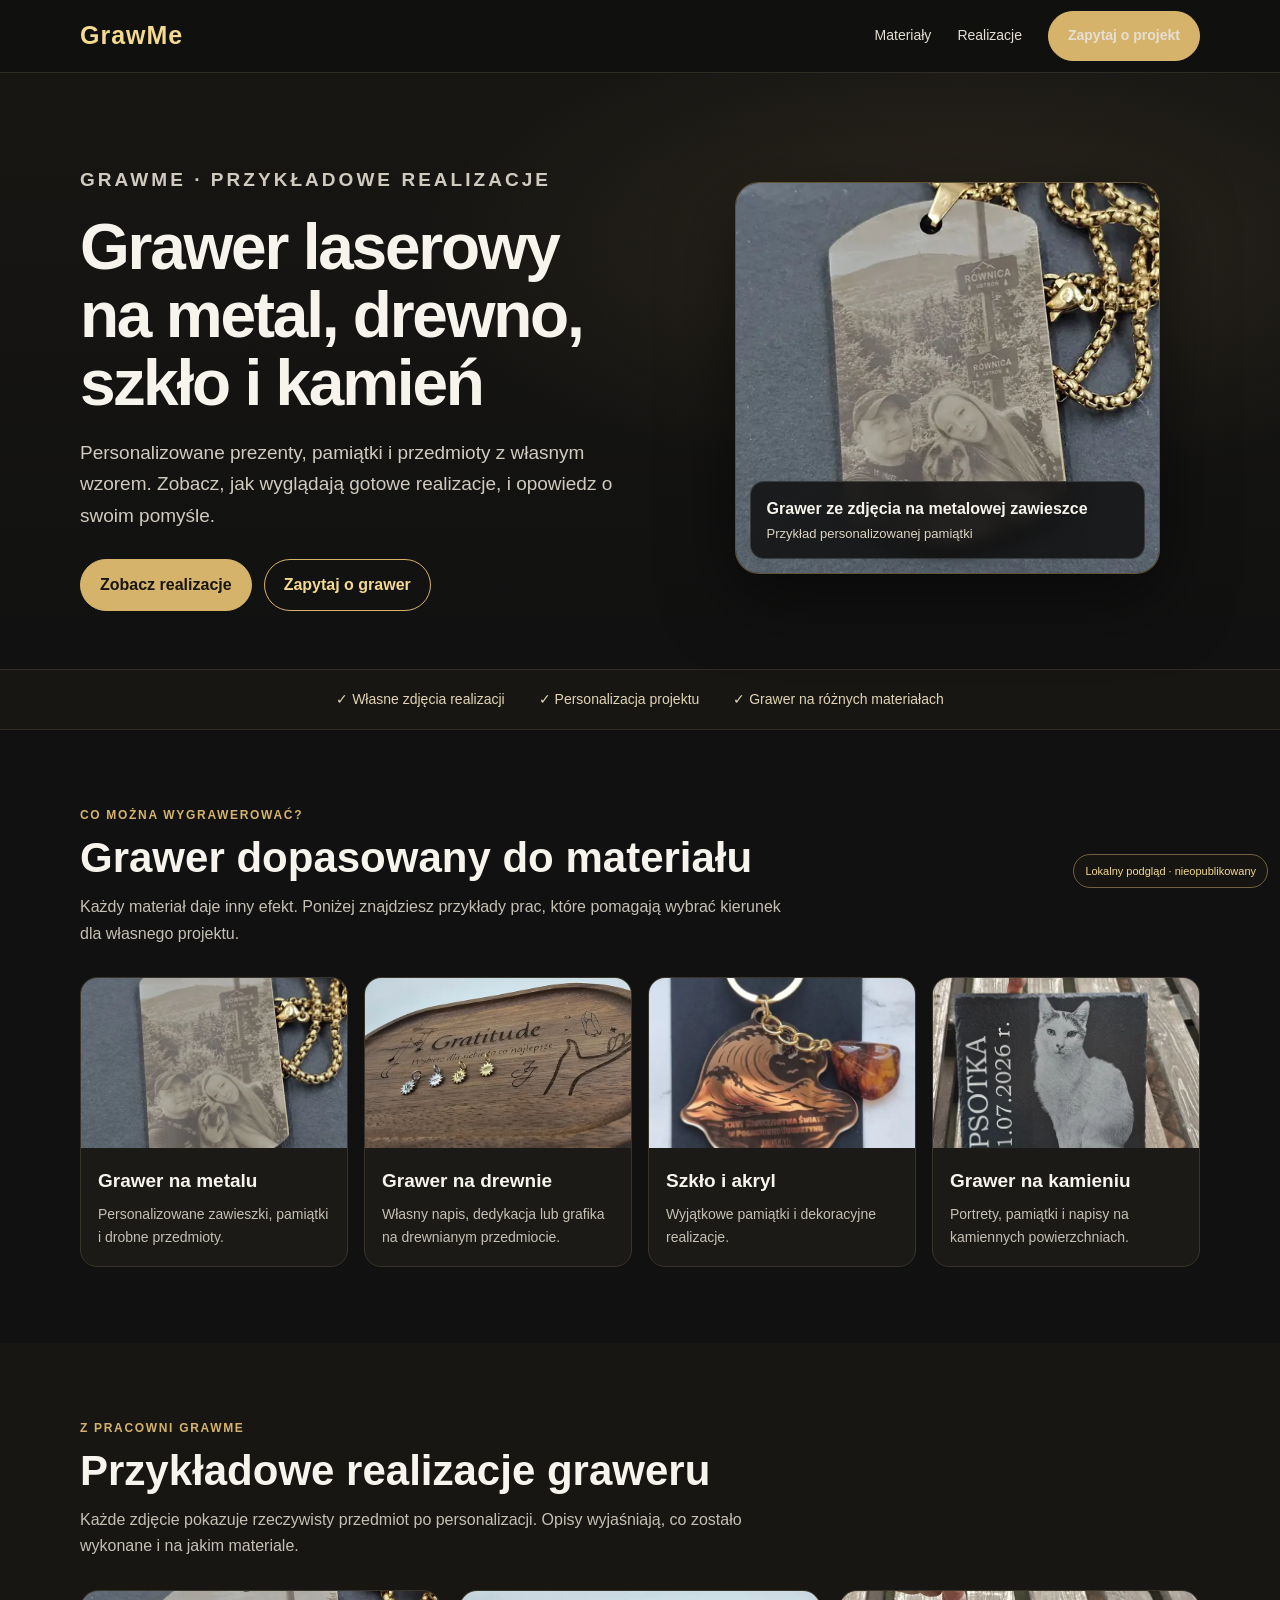
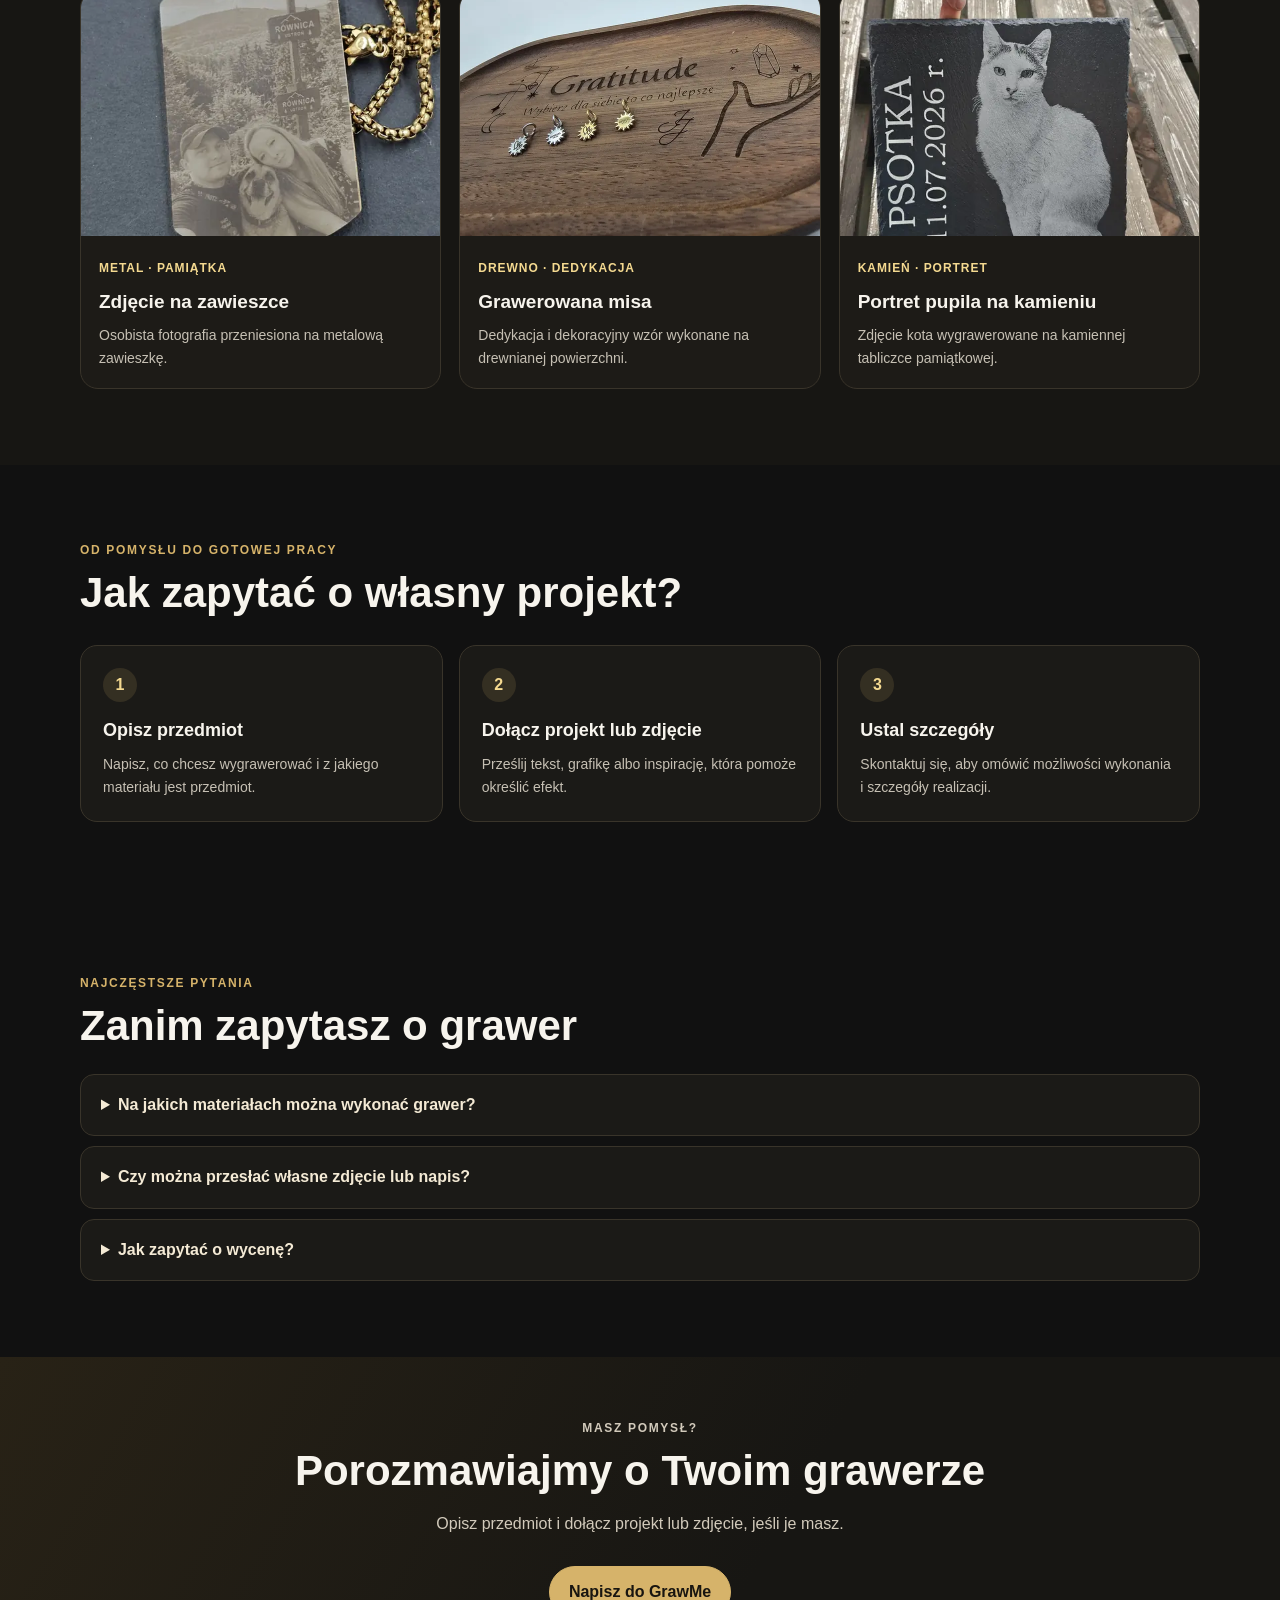
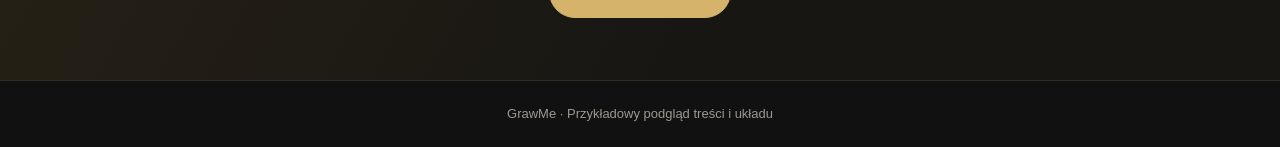
<file: seo-preview.html>
<!DOCTYPE html>
<html lang="pl">
<head>
    <meta charset="UTF-8">
    <meta name="viewport" content="width=device-width, initial-scale=1">
    <meta name="robots" content="noindex, nofollow">
    <meta name="description" content="Personalizowany grawer laserowy na metalu, drewnie, szkle i kamieniu. Zobacz prawdziwe realizacje GrawMe i zapytaj o swój projekt.">
    <link rel="canonical" href="https://grawme.pl/">
    <meta property="og:type" content="website">
    <meta property="og:locale" content="pl_PL">
    <meta property="og:site_name" content="GrawMe">
    <meta property="og:title" content="Grawer laserowy na metal, drewno, szkło i kamień | GrawMe">
    <meta property="og:description" content="Personalizowane prezenty i pamiątki z grawerem laserowym. Zobacz przykładowe realizacje.">
    <meta property="og:url" content="https://grawme.pl/">
    <title>Grawer laserowy na metal, drewno, szkło i kamień | GrawMe</title>
    <style>
        :root { color-scheme: dark; --bg:#111; --panel:#1b1a17; --gold:#d6b36a; --cream:#f4d990; --muted:#c6c0b4; }
        * { box-sizing:border-box; }
        html { scroll-behavior:smooth; }
        body { margin:0; background:var(--bg); color:#f7f4ed; font:16px/1.65 Arial,sans-serif; }
        a { color:inherit; }
        .topline { border-bottom:1px solid #302c24; background:#10100f; }
        .nav { width:min(1120px,calc(100% - 40px)); min-height:72px; margin:auto; display:flex; justify-content:space-between; align-items:center; gap:24px; }
        .brand { color:var(--cream); font-size:25px; font-weight:800; letter-spacing:.04em; text-decoration:none; }
        .navlinks { display:flex; gap:26px; align-items:center; }
        .navlinks a { color:#e5dfd3; font-size:14px; text-decoration:none; }
        .navlinks a:hover { color:var(--cream); }
        .button { display:inline-flex; justify-content:center; align-items:center; padding:12px 19px; border:1px solid var(--gold); border-radius:999px; background:var(--gold); color:#181510; font-weight:700; text-decoration:none; }
        .button.secondary { background:transparent; color:var(--cream); }
        .hero { padding:72px 20px 58px; background:radial-gradient(ellipse at 75% 30%,rgba(214,179,106,.12),transparent 40%),linear-gradient(180deg,#171613,#111); }
        .hero-inner { width:min(1120px,100%); margin:auto; display:grid; grid-template-columns:1.05fr .95fr; align-items:center; gap:56px; }
        .eyebrow { color:var(--cream); font-size:12px; font-weight:700; letter-spacing:.16em; text-transform:uppercase; }
        h1 { max-width:660px; margin:14px 0 18px; font-size:clamp(38px,5.2vw,64px); line-height:1.06; letter-spacing:-.035em; }
        .hero p { max-width:590px; color:#d1cbbf; font-size:19px; }
        .actions { display:flex; flex-wrap:wrap; gap:12px; margin-top:28px; }
        .hero-photo { position:relative; min-height:390px; overflow:hidden; border:1px solid rgba(214,179,106,.38); border-radius:24px; background:#191816; box-shadow:0 24px 70px #0008; }
        .hero-photo img { width:100%; height:390px; display:block; object-fit:cover; }
        .photo-label { position:absolute; right:14px; bottom:14px; left:14px; padding:14px 16px; border:1px solid #ffffff25; border-radius:14px; background:#111d; backdrop-filter:blur(8px); }
        .photo-label strong,.photo-label span { display:block; }
        .photo-label span { color:#ddd4c3; font-size:13px; }
        .trust { border-block:1px solid #302c24; background:#171613; }
        .trust-inner { width:min(1120px,calc(100% - 40px)); margin:auto; padding:18px 0; display:flex; justify-content:center; flex-wrap:wrap; gap:12px 34px; color:#e2d5b7; font-size:14px; }
        .section { width:min(1120px,calc(100% - 40px)); margin:auto; padding:76px 0; }
        .section-kicker { margin:0 0 8px; color:var(--gold); font-size:12px; font-weight:700; letter-spacing:.14em; text-transform:uppercase; }
        h2 { margin:0 0 12px; font-size:clamp(28px,4vw,42px); line-height:1.15; }
        .section-intro { max-width:720px; margin:0 0 30px; color:var(--muted); }
        .grid { display:grid; grid-template-columns:repeat(4,minmax(0,1fr)); gap:16px; }
        .service { overflow:hidden; border:1px solid #39342a; border-radius:17px; background:var(--panel); text-decoration:none; transition:transform .2s,border-color .2s; }
        .service:hover { transform:translateY(-3px); border-color:var(--gold); }
        .service img { width:100%; height:170px; display:block; object-fit:cover; }
        .service-copy { padding:17px; }
        .service h3,.work h3 { margin:0 0 6px; font-size:19px; }
        .service p,.work p { margin:0; color:var(--muted); font-size:14px; }
        .work-section { width:100%; background:#171613; }
        .work-wrap { width:min(1120px,calc(100% - 40px)); margin:auto; padding:76px 0; }
        .work-grid { display:grid; grid-template-columns:repeat(3,minmax(0,1fr)); gap:18px; margin-top:28px; }
        .work { overflow:hidden; border:1px solid #39342a; border-radius:18px; background:#1d1b17; }
        .work img { width:100%; height:245px; display:block; object-fit:cover; }
        .work-copy { padding:18px; }
        .work-copy .tag { display:inline-block; margin-bottom:8px; color:var(--cream); font-size:12px; font-weight:700; letter-spacing:.08em; text-transform:uppercase; }
        .steps { display:grid; grid-template-columns:repeat(3,minmax(0,1fr)); gap:16px; margin-top:28px; }
        .step { padding:22px; border:1px solid #39342a; border-radius:17px; background:var(--panel); }
        .step b { display:grid; width:34px; height:34px; margin-bottom:14px; place-items:center; border-radius:50%; background:#d6b36a22; color:var(--cream); }
        .step h3 { margin:0 0 7px; font-size:18px; }
        .step p { margin:0; color:var(--muted); font-size:14px; }
        .faq { display:grid; gap:10px; margin-top:24px; }
        details { padding:17px 20px; border:1px solid #39342a; border-radius:14px; background:var(--panel); }
        summary { color:#f4ead5; font-weight:700; cursor:pointer; }
        details p { margin:12px 0 0; color:var(--muted); }
        .contact { padding:62px 20px; background:linear-gradient(120deg,#282216,#171613 60%); text-align:center; }
        .contact p { color:#d2cabb; }
        .contact .button { margin-top:12px; }
        footer { padding:22px; border-top:1px solid #302c24; color:#9e988d; text-align:center; font-size:13px; }
        .preview-note { position:fixed; right:12px; bottom:12px; z-index:5; padding:7px 11px; border:1px solid #71613f; border-radius:999px; background:#171613ed; color:#f4d990; font-size:11px; }
        @media(max-width:850px) { .hero-inner { grid-template-columns:1fr; gap:30px; } .hero-photo,.hero-photo img { min-height:300px; height:300px; } .grid { grid-template-columns:repeat(2,minmax(0,1fr)); } .work-grid { grid-template-columns:1fr 1fr; } }
        @media(max-width:560px) { .nav { min-height:60px; } .navlinks { gap:12px; } .navlinks a:not(.button) { display:none; } .hero { padding:48px 20px 38px; } .hero-photo,.hero-photo img { min-height:260px; height:260px; } .section,.work-wrap { padding:54px 0; } .grid,.work-grid,.steps { grid-template-columns:1fr; } .service img { height:190px; } .work img { height:235px; } }
    </style>
    <script type="application/ld+json">
    {
      "@context": "https://schema.org",
      "@type": "Organization",
      "name": "GrawMe",
      "url": "https://grawme.pl/",
      "description": "Personalizowane prezenty i pamiątki z grawerem laserowym.",
      "sameAs": [
        "https://www.tiktok.com/@grawme_laser_gifts",
        "https://www.facebook.com/grzesiek.popawski/"
      ]
    }
    </script>
</head>
<body>
    <div class="topline">
        <nav class="nav" aria-label="Nawigacja główna">
            <a class="brand" href="#start">GrawMe</a>
            <div class="navlinks">
                <a href="#uslugi">Materiały</a>
                <a href="#realizacje">Realizacje</a>
                <a class="button" href="#kontakt">Zapytaj o projekt</a>
            </div>
        </nav>
    </div>

    <main id="start">
        <header class="hero">
            <div class="hero-inner">
                <div>
                    <p class="eyebrow">GrawMe · przykładowe realizacje</p>
                    <h1>Grawer laserowy na metal, drewno, szkło i kamień</h1>
                    <p>Personalizowane prezenty, pamiątki i przedmioty z własnym wzorem. Zobacz, jak wyglądają gotowe realizacje, i opowiedz o swoim pomyśle.</p>
                    <div class="actions">
                        <a class="button" href="#realizacje">Zobacz realizacje</a>
                        <a class="button secondary" href="#kontakt">Zapytaj o grawer</a>
                    </div>
                </div>
                <figure class="hero-photo">
                    <img src="images/thumbs/prezenty%20z%20grawerem%201b.webp" alt="Metalowa zawieszka z wygrawerowanym zdjęciem rodziny i psa">
                    <figcaption class="photo-label"><strong>Grawer ze zdjęcia na metalowej zawieszce</strong><span>Przykład personalizowanej pamiątki</span></figcaption>
                </figure>
            </div>
        </header>

        <div class="trust"><div class="trust-inner"><span>✓ Własne zdjęcia realizacji</span><span>✓ Personalizacja projektu</span><span>✓ Grawer na różnych materiałach</span></div></div>

        <section class="section" id="uslugi" aria-labelledby="services-title">
            <p class="section-kicker">Co można wygrawerować?</p>
            <h2 id="services-title">Grawer dopasowany do materiału</h2>
            <p class="section-intro">Każdy materiał daje inny efekt. Poniżej znajdziesz przykłady prac, które pomagają wybrać kierunek dla własnego projektu.</p>
            <div class="grid">
                <a class="service" href="#realizacje"><img src="images/thumbs/prezenty%20z%20grawerem%201b.webp" alt="Grawer zdjęcia na metalowej zawieszce"><div class="service-copy"><h3>Grawer na metalu</h3><p>Personalizowane zawieszki, pamiątki i drobne przedmioty.</p></div></a>
                <a class="service" href="#realizacje"><img src="images/thumbs/prezenty%20z%20grawerem%2054.webp" alt="Drewniana misa z grawerowanym wzorem i napisem"><div class="service-copy"><h3>Grawer na drewnie</h3><p>Własny napis, dedykacja lub grafika na drewnianym przedmiocie.</p></div></a>
                <a class="service" href="#realizacje"><img src="images/thumbs/prezenty%20z%20grawerem%2074.webp" alt="Personalizowana zawieszka z dekoracyjnym grawerem"><div class="service-copy"><h3>Szkło i akryl</h3><p>Wyjątkowe pamiątki i dekoracyjne realizacje.</p></div></a>
                <a class="service" href="#realizacje"><img src="images/thumbs/prezenty%20z%20grawerem%2076.webp" alt="Portret kota wygrawerowany na kamiennej tabliczce"><div class="service-copy"><h3>Grawer na kamieniu</h3><p>Portrety, pamiątki i napisy na kamiennych powierzchniach.</p></div></a>
            </div>
        </section>

        <section class="work-section" id="realizacje" aria-labelledby="work-title">
            <div class="work-wrap">
                <p class="section-kicker">Z pracowni GrawMe</p>
                <h2 id="work-title">Przykładowe realizacje graweru</h2>
                <p class="section-intro">Każde zdjęcie pokazuje rzeczywisty przedmiot po personalizacji. Opisy wyjaśniają, co zostało wykonane i na jakim materiale.</p>
                <div class="work-grid">
                    <article class="work"><img src="images/thumbs/prezenty%20z%20grawerem%201b.webp" alt="Metalowa zawieszka z grawerowanym zdjęciem rodziny i psa"><div class="work-copy"><span class="tag">Metal · pamiątka</span><h3>Zdjęcie na zawieszce</h3><p>Osobista fotografia przeniesiona na metalową zawieszkę.</p></div></article>
                    <article class="work"><img src="images/thumbs/prezenty%20z%20grawerem%2054.webp" alt="Drewniana misa z grawerem z podziękowaniem i dekoracyjnym motywem"><div class="work-copy"><span class="tag">Drewno · dedykacja</span><h3>Grawerowana misa</h3><p>Dedykacja i dekoracyjny wzór wykonane na drewnianej powierzchni.</p></div></article>
                    <article class="work"><img src="images/thumbs/prezenty%20z%20grawerem%2076.webp" alt="Grawerowany portret kota na kamiennej tabliczce"><div class="work-copy"><span class="tag">Kamień · portret</span><h3>Portret pupila na kamieniu</h3><p>Zdjęcie kota wygrawerowane na kamiennej tabliczce pamiątkowej.</p></div></article>
                </div>
            </div>
        </section>

        <section class="section" aria-labelledby="process-title">
            <p class="section-kicker">Od pomysłu do gotowej pracy</p>
            <h2 id="process-title">Jak zapytać o własny projekt?</h2>
            <div class="steps">
                <article class="step"><b>1</b><h3>Opisz przedmiot</h3><p>Napisz, co chcesz wygrawerować i z jakiego materiału jest przedmiot.</p></article>
                <article class="step"><b>2</b><h3>Dołącz projekt lub zdjęcie</h3><p>Prześlij tekst, grafikę albo inspirację, która pomoże określić efekt.</p></article>
                <article class="step"><b>3</b><h3>Ustal szczegóły</h3><p>Skontaktuj się, aby omówić możliwości wykonania i szczegóły realizacji.</p></article>
            </div>
        </section>

        <section class="section" aria-labelledby="faq-title">
            <p class="section-kicker">Najczęstsze pytania</p>
            <h2 id="faq-title">Zanim zapytasz o grawer</h2>
            <div class="faq">
                <details><summary>Na jakich materiałach można wykonać grawer?</summary><p>GrawMe pokazuje realizacje na metalu, drewnie, szkle i akrylu oraz kamieniu. Możliwość wykonania konkretnego projektu zależy od przedmiotu i materiału.</p></details>
                <details><summary>Czy można przesłać własne zdjęcie lub napis?</summary><p>Tak — własny tekst, fotografia lub grafika mogą być punktem wyjścia do personalizowanego projektu. Szczegóły warto uzgodnić przed wykonaniem.</p></details>
                <details><summary>Jak zapytać o wycenę?</summary><p>Opisz przedmiot, materiał i planowany wzór, a następnie skontaktuj się przez e-mail.</p></details>
            </div>
        </section>

        <section class="contact" id="kontakt" aria-labelledby="contact-title">
            <p class="section-kicker">Masz pomysł?</p>
            <h2 id="contact-title">Porozmawiajmy o Twoim grawerze</h2>
            <p>Opisz przedmiot i dołącz projekt lub zdjęcie, jeśli je masz.</p>
            <a class="button" href="mailto:poplawskig.grzegorz@gmail.com?subject=Zapytanie%20o%20grawer">Napisz do GrawMe</a>
        </section>
    </main>
    <footer>GrawMe · Przykładowy podgląd treści i układu</footer>
    <div class="preview-note">Lokalny podgląd · nieopublikowany</div>
</body>
</html>
</file>
